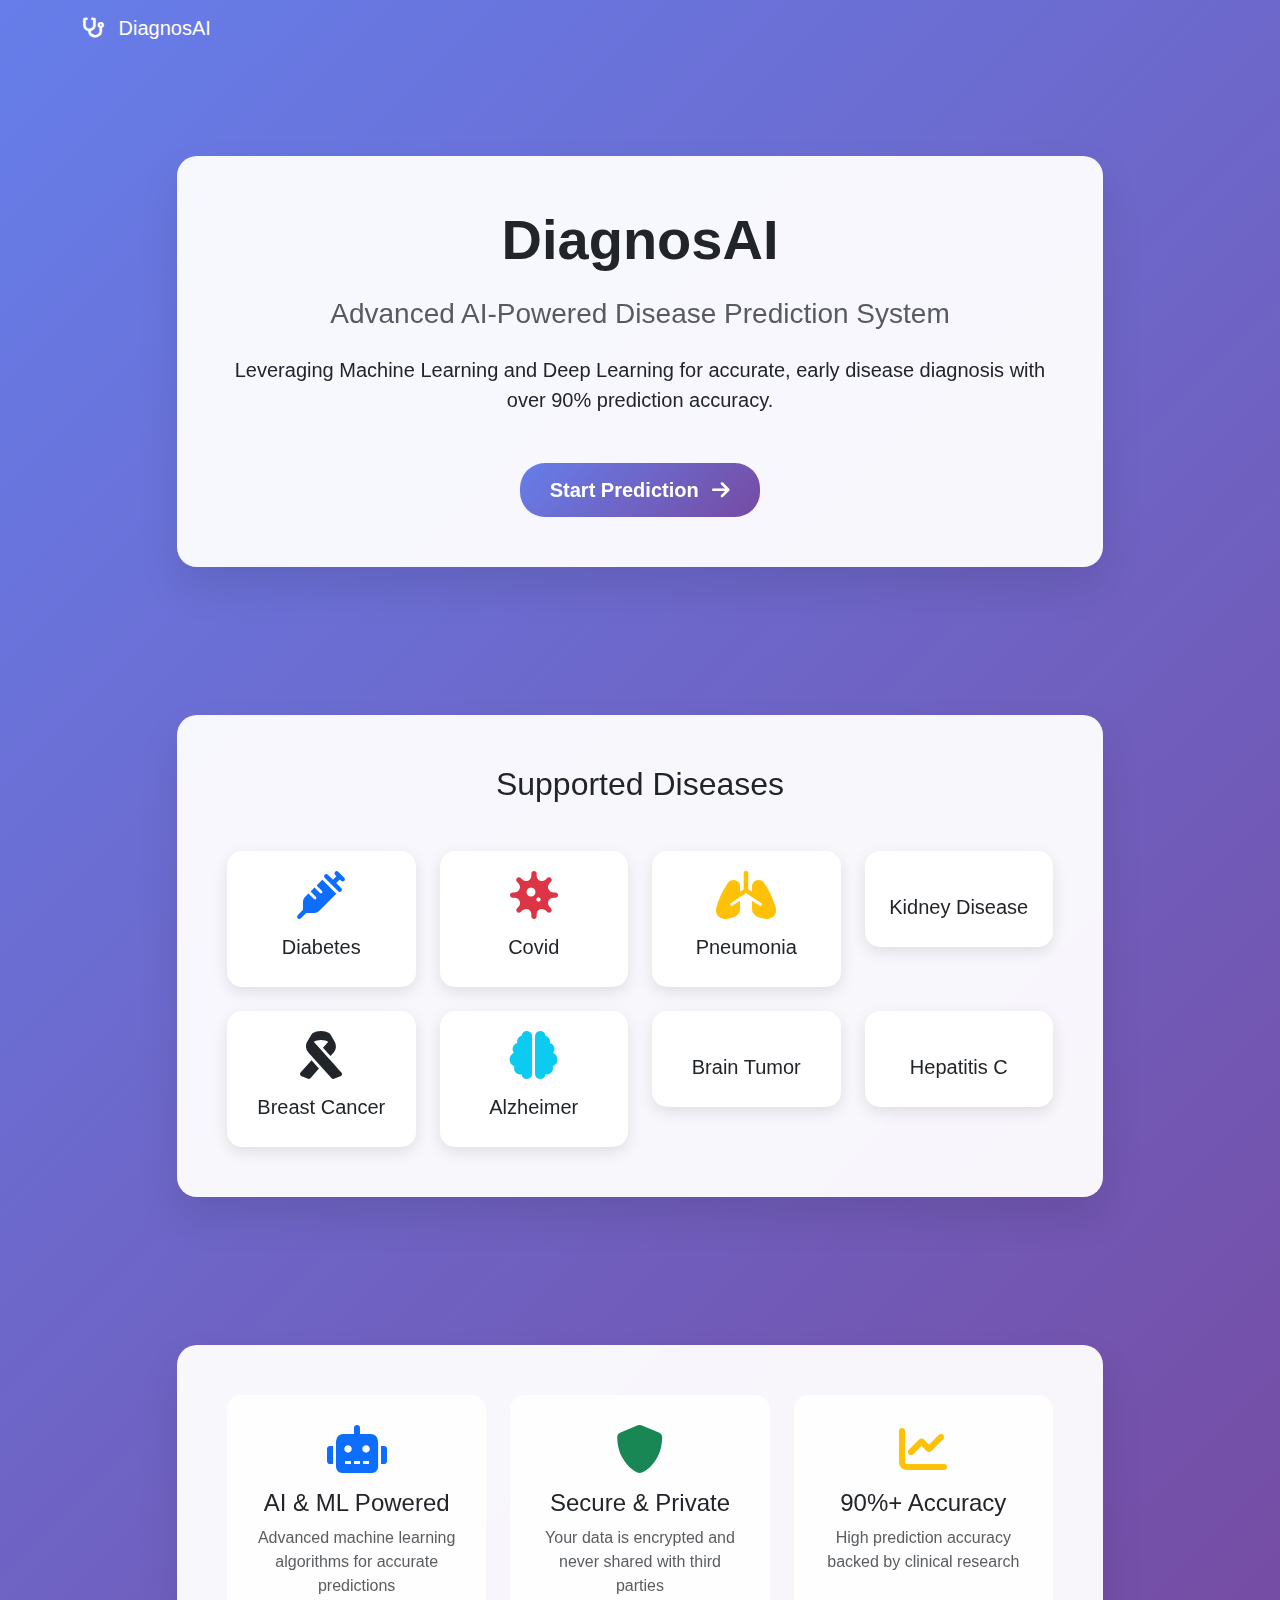
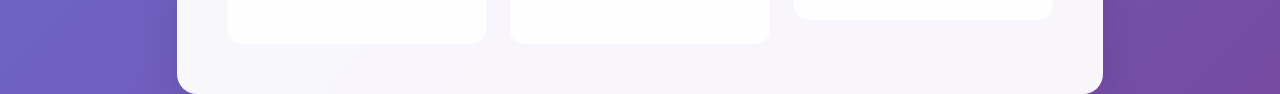
<file: templates/index.html>
<!DOCTYPE html>
<html lang="en">
<head>
    <meta charset="UTF-8">
    <meta name="viewport" content="width=device-width, initial-scale=1.0">
    <title>DiagnosAI - AI-Powered Disease Prediction</title>
    <link href="https://cdn.jsdelivr.net/npm/bootstrap@5.1.3/dist/css/bootstrap.min.css" rel="stylesheet">
    <link href="https://cdnjs.cloudflare.com/ajax/libs/font-awesome/6.0.0/css/all.min.css" rel="stylesheet">
    <style>
        body {
            background: linear-gradient(135deg, #667eea 0%, #764ba2 100%);
            min-height: 100vh;
            font-family: 'Segoe UI', Tahoma, Geneva, Verdana, sans-serif;
        }
        
        .hero-section {
            background: rgba(255, 255, 255, 0.95);
            backdrop-filter: blur(10px);
            border-radius: 20px;
            box-shadow: 0 20px 40px rgba(0,0,0,0.1);
            margin-top: 100px;
            padding: 50px;
        }
        
        .disease-card {
            background: white;
            border-radius: 15px;
            padding: 20px;
            text-align: center;
            transition: transform 0.3s ease;
            box-shadow: 0 5px 15px rgba(0,0,0,0.1);
        }
        
        .disease-card:hover {
            transform: translateY(-5px);
        }
        
        .feature-card {
            background: rgba(255, 255, 255, 0.9);
            border-radius: 15px;
            padding: 30px;
            text-align: center;
        }
        
        .btn-primary {
            background: linear-gradient(135deg, #667eea 0%, #764ba2 100%);
            border: none;
            padding: 12px 30px;
            border-radius: 25px;
            font-weight: 600;
        }
    </style>
</head>
<body>
    <!-- Navigation -->
    <nav class="navbar navbar-expand-lg navbar-dark">
        <div class="container">
            <a class="navbar-brand" href="#">
                <i class="fas fa-stethoscope me-2"></i>
                DiagnosAI
            </a>
        </div>
    </nav>

    <!-- Hero Section -->
    <div class="container">
        <div class="row justify-content-center">
            <div class="col-lg-10">
                <div class="hero-section text-center">
                    <h1 class="display-4 fw-bold mb-4">DiagnosAI</h1>
                    <h3 class="mb-4 text-muted">Advanced AI-Powered Disease Prediction System</h3>
                    <p class="lead mb-5">
                        Leveraging Machine Learning and Deep Learning for accurate, early disease diagnosis with over 90% prediction accuracy.
                    </p>
                    <a href="/predict" class="btn btn-primary btn-lg">
                        Start Prediction <i class="fas fa-arrow-right ms-2"></i>
                    </a>
                </div>
            </div>
        </div>
    </div>

    <!-- Supported Diseases Section -->
    <div class="container mt-5">
        <div class="row justify-content-center">
            <div class="col-lg-10">
                <div class="hero-section">
                    <h2 class="text-center mb-5">Supported Diseases</h2>
                    <div class="row g-4">
                        <div class="col-md-3">
                            <div class="disease-card">
                                <i class="fas fa-syringe fa-3x text-primary mb-3"></i>
                                <h5>Diabetes</h5>
                            </div>
                        </div>
                        <div class="col-md-3">
                            <div class="disease-card">
                                <i class="fas fa-virus fa-3x text-danger mb-3"></i>
                                <h5>Covid</h5>
                            </div>
                        </div>
                        <div class="col-md-3">
                            <div class="disease-card">
                                <i class="fas fa-lungs fa-3x text-warning mb-3"></i>
                                <h5>Pneumonia</h5>
                            </div>
                        </div>
                        <div class="col-md-3">
                            <div class="disease-card">
                                <i class="fas fa-kidneys fa-3x text-success mb-3"></i>
                                <h5>Kidney Disease</h5>
                            </div>
                        </div>
                        <div class="col-md-3">
                            <div class="disease-card">
                                <i class="fas fa-ribbon fa-3x text-pink mb-3"></i>
                                <h5>Breast Cancer</h5>
                            </div>
                        </div>
                        <div class="col-md-3">
                            <div class="disease-card">
                                <i class="fas fa-brain fa-3x text-info mb-3"></i>
                                <h5>Alzheimer</h5>
                            </div>
                        </div>
                        <div class="col-md-3">
                            <div class="disease-card">
                                <i class="fas fa-head-side-brain fa-3x text-purple mb-3"></i>
                                <h5>Brain Tumor</h5>
                            </div>
                        </div>
                        <div class="col-md-3">
                            <div class="disease-card">
                                <i class="fas fa-liver fa-3x text-orange mb-3"></i>
                                <h5>Hepatitis C</h5>
                            </div>
                        </div>
                    </div>
                </div>
            </div>
        </div>
    </div>

    <!-- Features Section -->
    <div class="container mt-5">
        <div class="row justify-content-center">
            <div class="col-lg-10">
                <div class="hero-section">
                    <div class="row g-4">
                        <div class="col-md-4">
                            <div class="feature-card">
                                <i class="fas fa-robot fa-3x text-primary mb-3"></i>
                                <h4>AI & ML Powered</h4>
                                <p class="text-muted">Advanced machine learning algorithms for accurate predictions</p>
                            </div>
                        </div>
                        <div class="col-md-4">
                            <div class="feature-card">
                                <i class="fas fa-shield-alt fa-3x text-success mb-3"></i>
                                <h4>Secure & Private</h4>
                                <p class="text-muted">Your data is encrypted and never shared with third parties</p>
                            </div>
                        </div>
                        <div class="col-md-4">
                            <div class="feature-card">
                                <i class="fas fa-chart-line fa-3x text-warning mb-3"></i>
                                <h4>90%+ Accuracy</h4>
                                <p class="text-muted">High prediction accuracy backed by clinical research</p>
                            </div>
                        </div>
                    </div>
                </div>
            </div>
        </div>
    </div>

    <script src="https://cdn.jsdelivr.net/npm/bootstrap@5.1.3/dist/js/bootstrap.bundle.min.js"></script>
</body>
</html>
</file>
